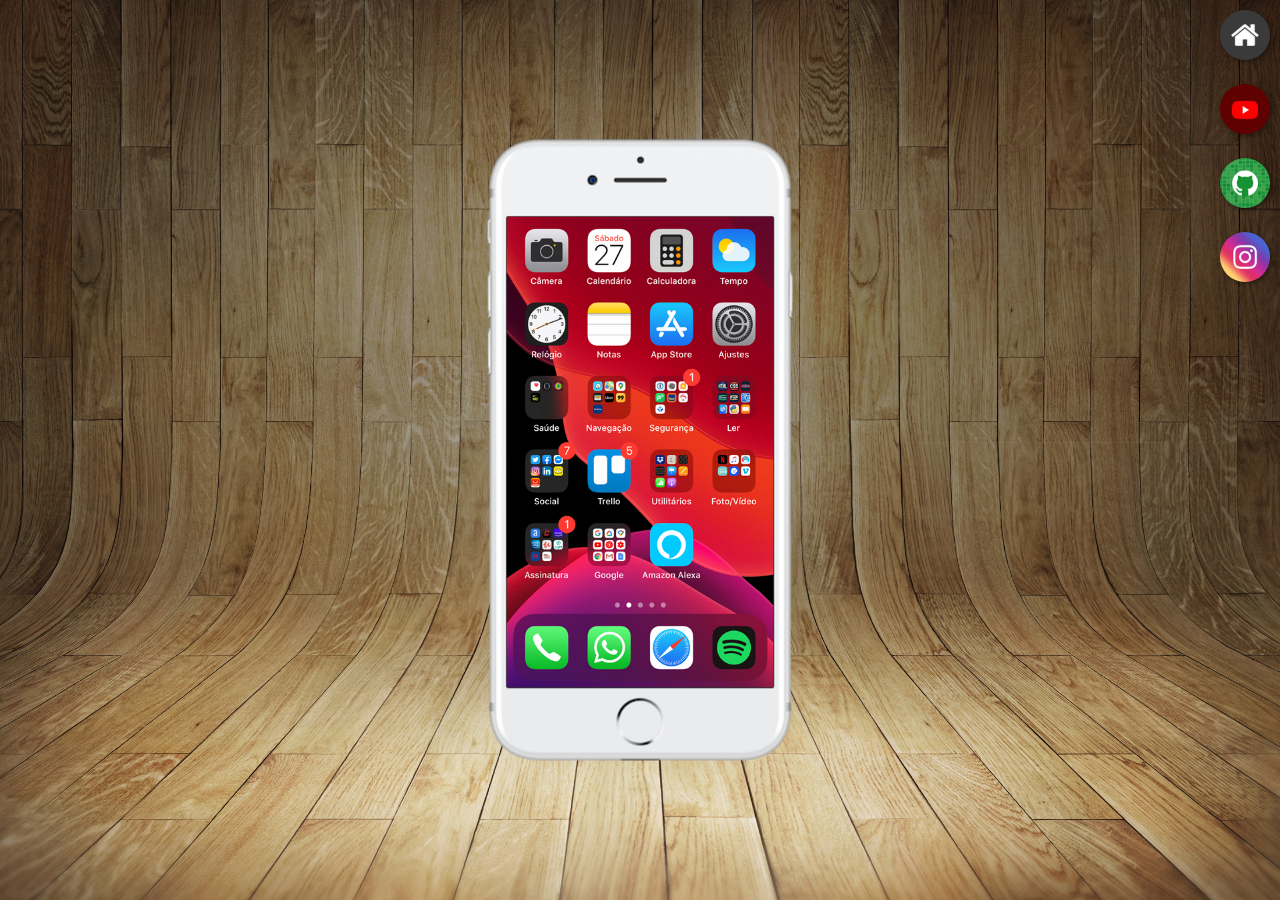
<file: index.html>
<!DOCTYPE html>
<html lang="en">
<head>
    <meta charset="UTF-8">
    <meta http-equiv="X-UA-Compatible" content="IE=edge">
    <meta name="viewport" content="width=device-width, initial-scale=1.0">
    <link rel="shortcut icon" href="favicon.ico" type="image/x-icon">
    <link rel="stylesheet" href="estilos/style.css">
    <title>Projeto redes sociais</title>
</head>
<body>
    <main>
        <section id="telefone">
            <iframe src="home.html" name="tela" id="tela" frameborder="0"></iframe>
        </section>

        <section id="sociais">
            <a href="home.html" target="tela"><img src="imagens/logo-home.jpg" alt="home"></a><br>
            <a href="youtube.html" target="tela"><img src="imagens/logo-youtube.jpg" alt="youtube"></a><br>
            <a href="github.html" target="tela"><img src="imagens/logo-github.jpg" alt="github"></a><br>
            <a href="instagram.html" target="tela"><img src="imagens/logo-instagram.jpg" alt=""></a>
            
        </section>
    </main>
</body>
</html>
</file>
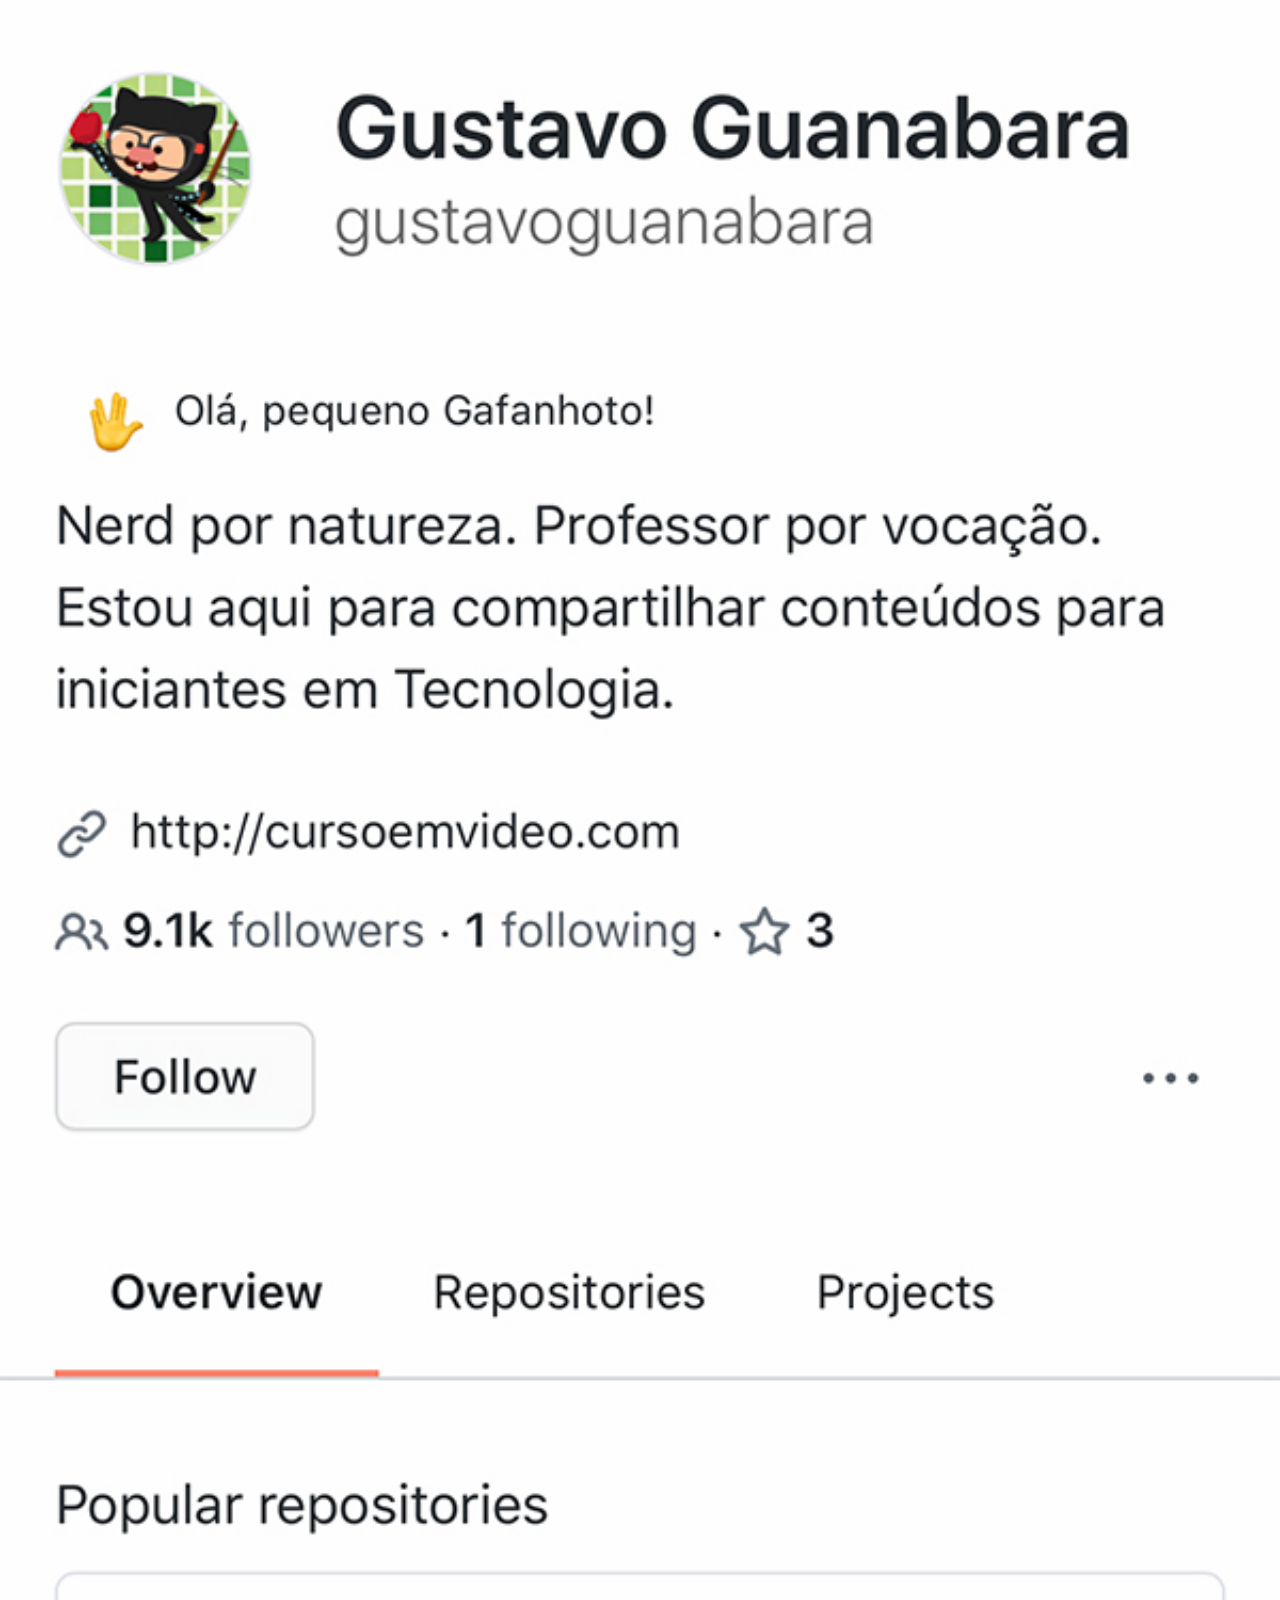
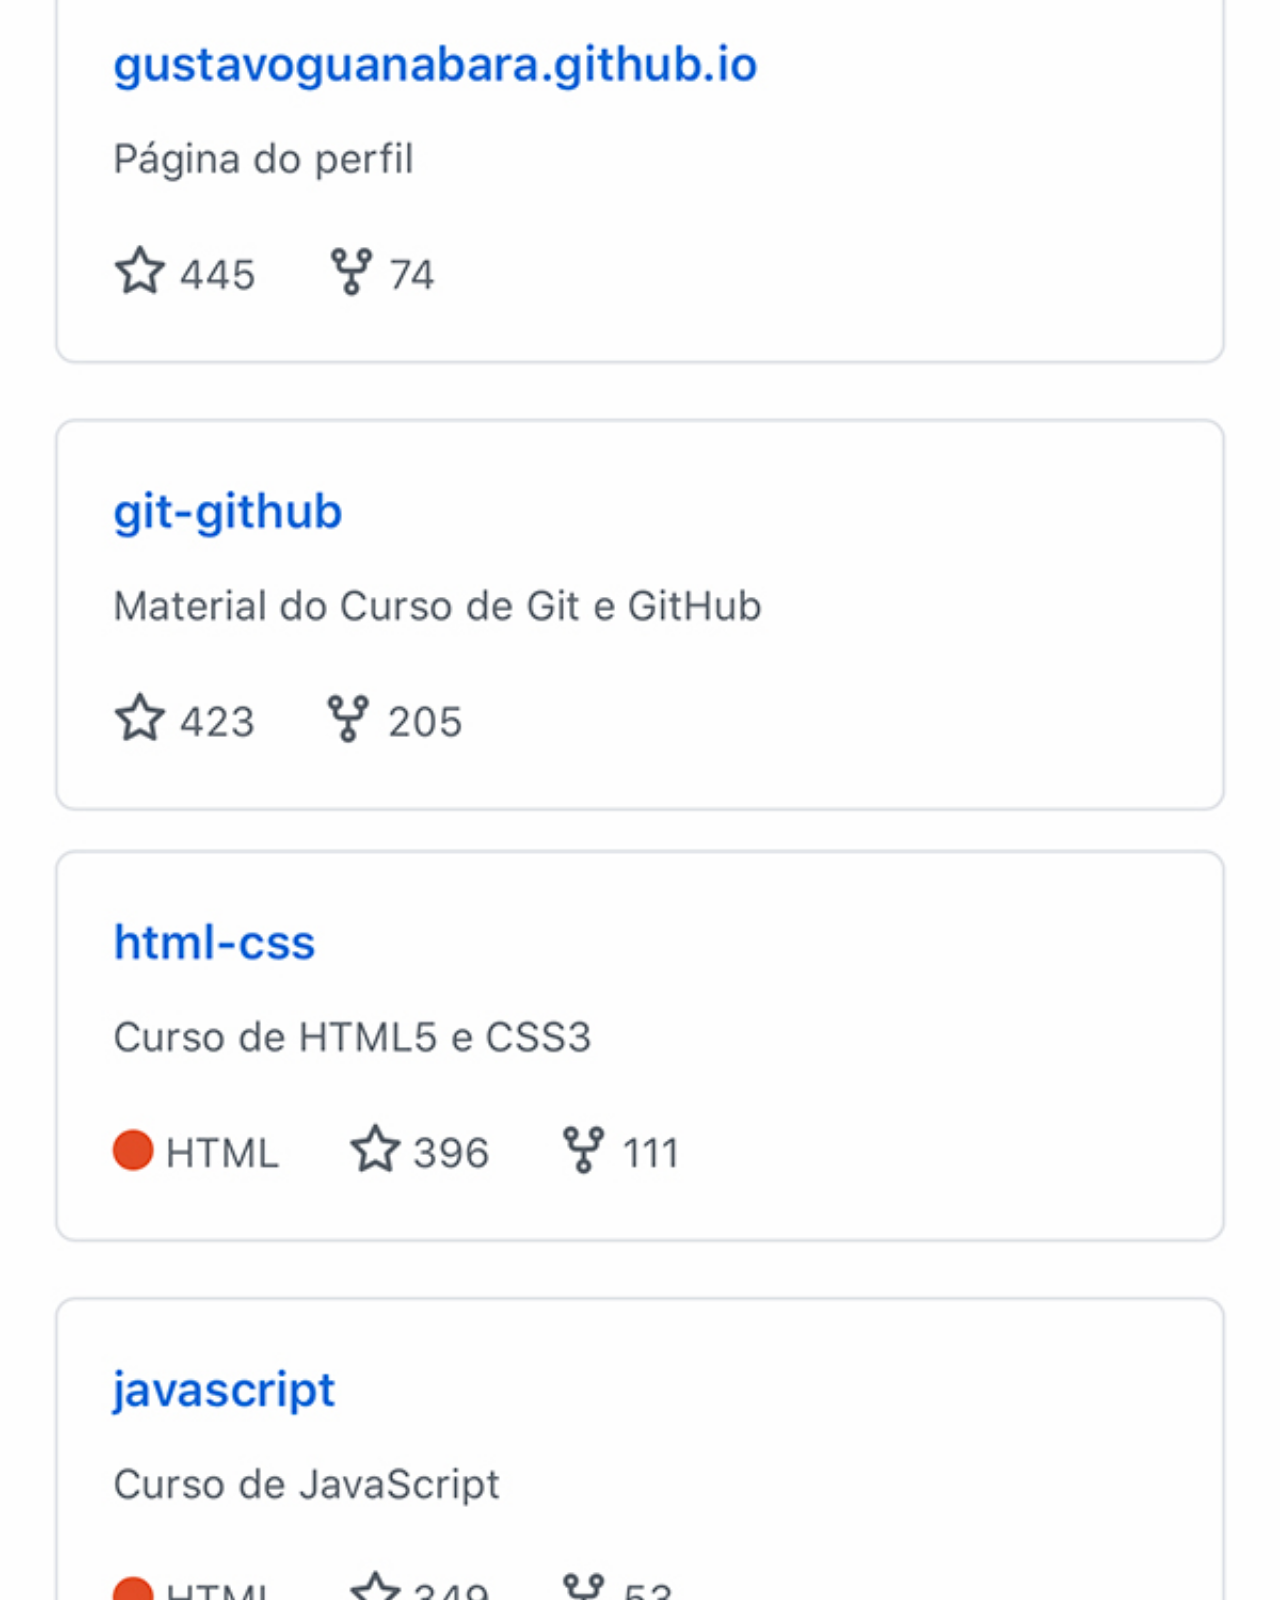
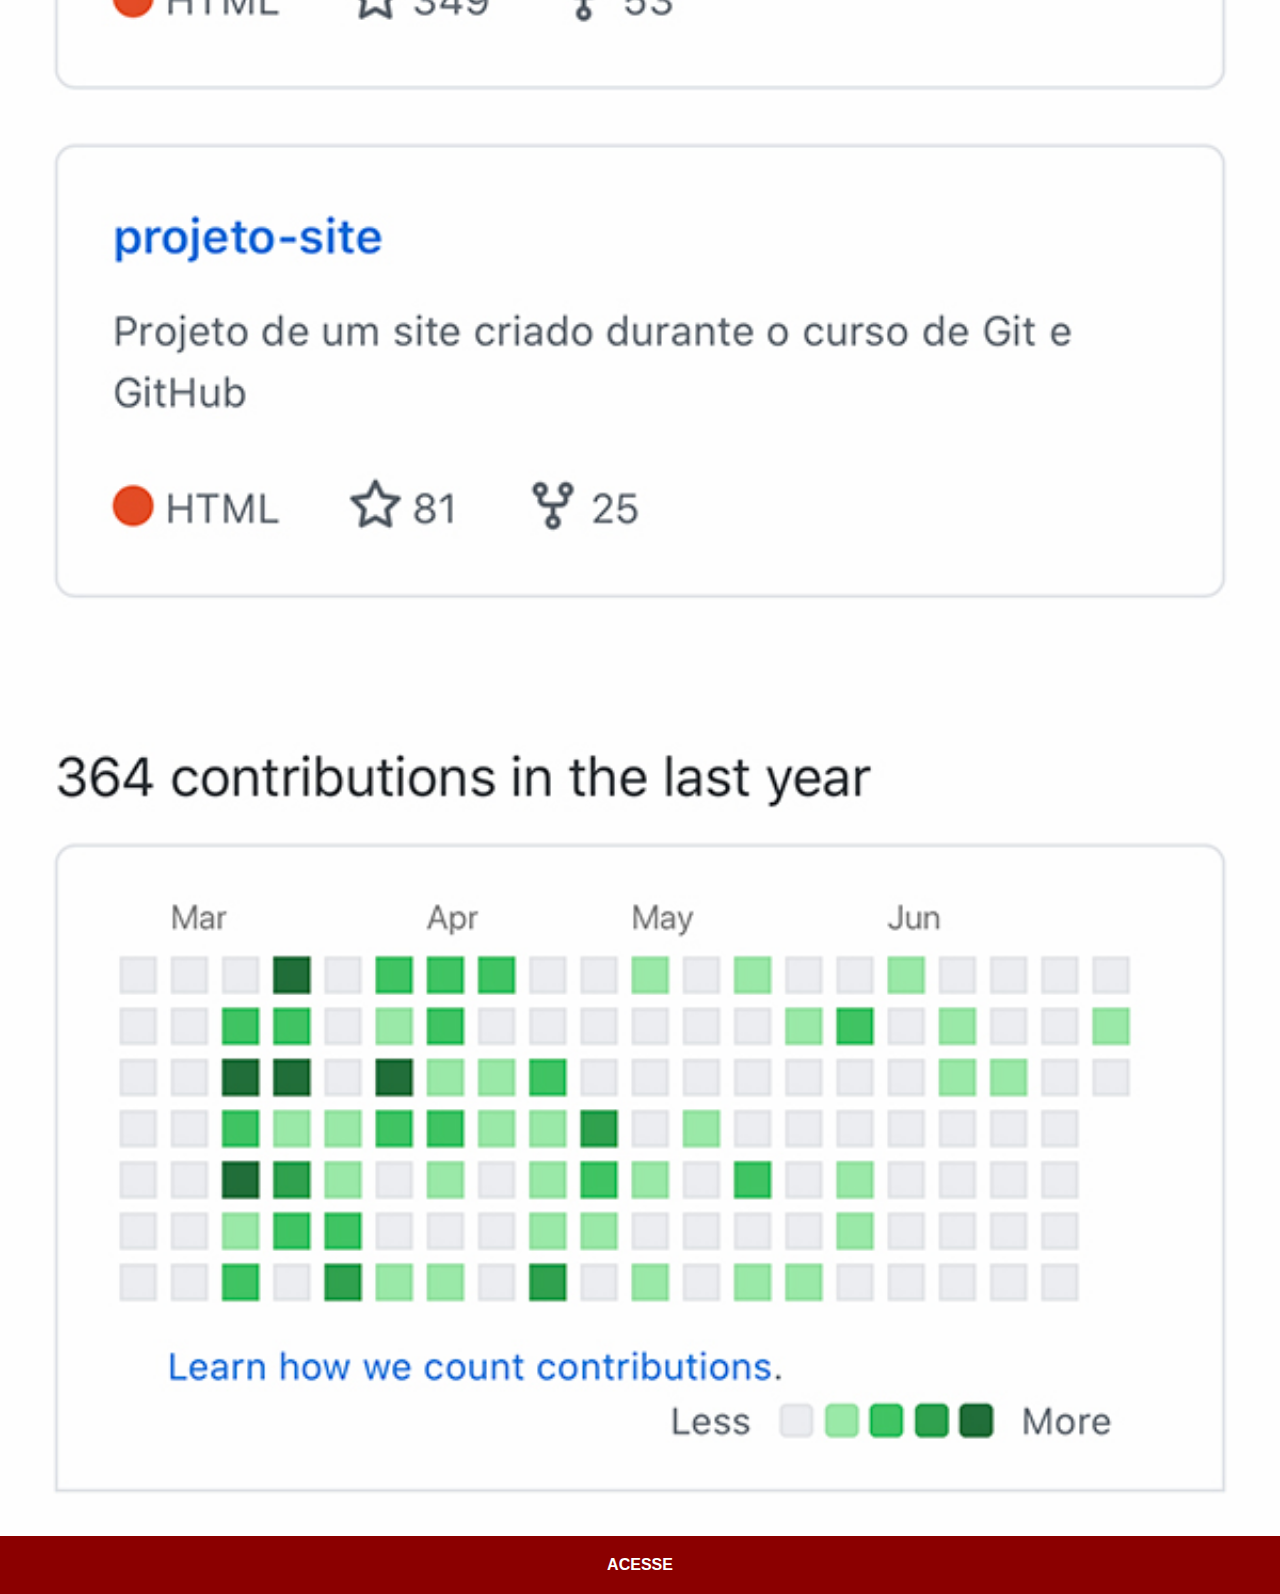
<file: github.html>
<!DOCTYPE html>
<html lang="pt-br">
<head>
    <meta charset="UTF-8">
    <meta http-equiv="X-UA-Compatible" content="IE=edge">
    <meta name="viewport" content="width=device-width, initial-scale=1.0">
    <title>GitHub</title>
    <link rel="stylesheet" href="estilos/sociais.css">
</head>
<body>
    <img src="imagens/tela-github.jpg" alt="github">
    <a href="https://github.com/gustavoguanabara" target="_blank">ACESSE</a>
    
</body>
</html>
</file>
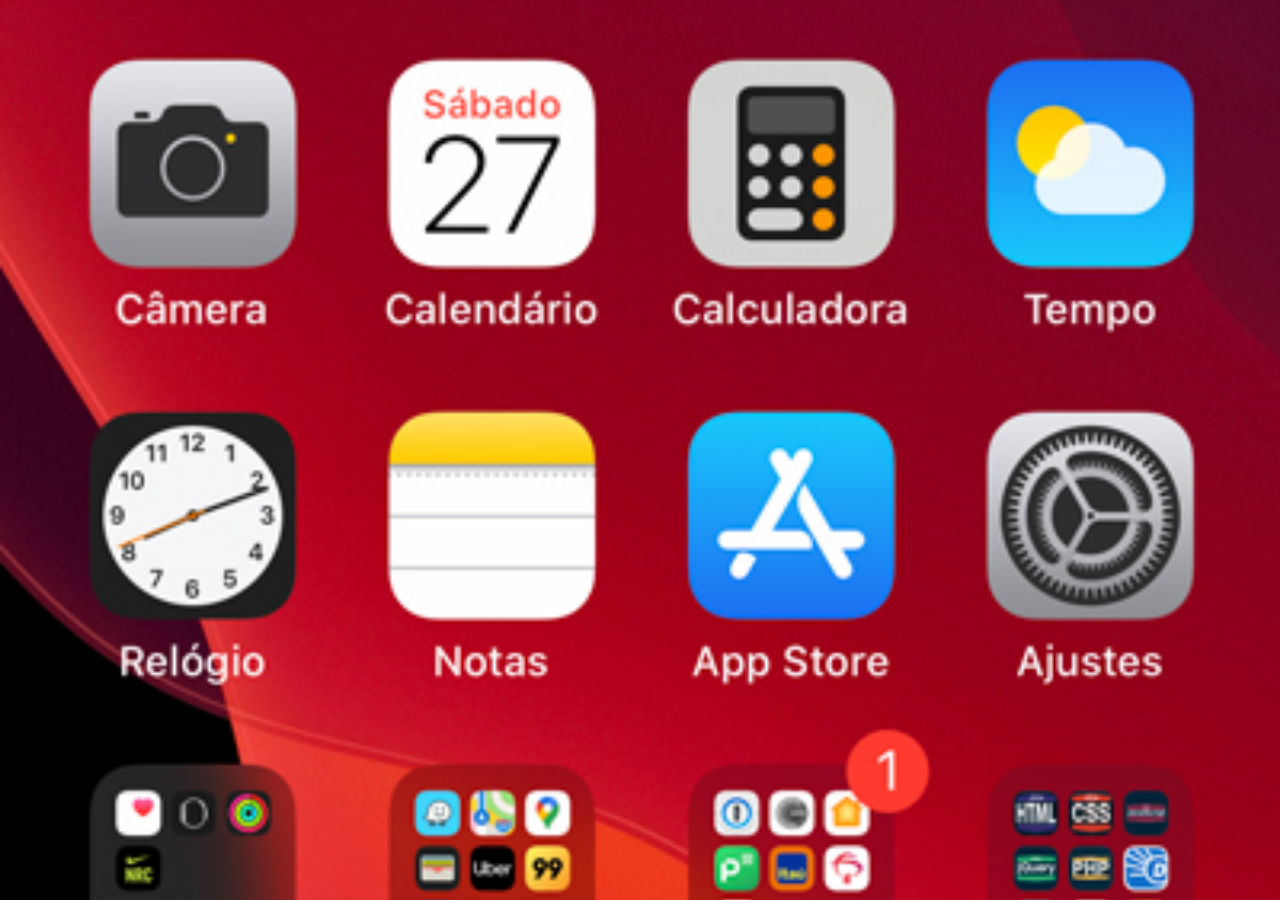
<file: home.html>
<!DOCTYPE html>
<html lang="en">
<head>
    <meta charset="UTF-8">
    <meta http-equiv="X-UA-Compatible" content="IE=edge">
    <meta name="viewport" content="width=device-width, initial-scale=1.0">
    <title>Home</title>
</head>
<style>
    * {
        margin: 0px;
        padding: 0px;
    }

    body {
        width: 100vw;
        height: 100vh;
        background: black url(imagens/tela-home.jpg) no-repeat top center;
        background-size: cover;
    }
</style>
<body>
    
</body>
</html>
</file>
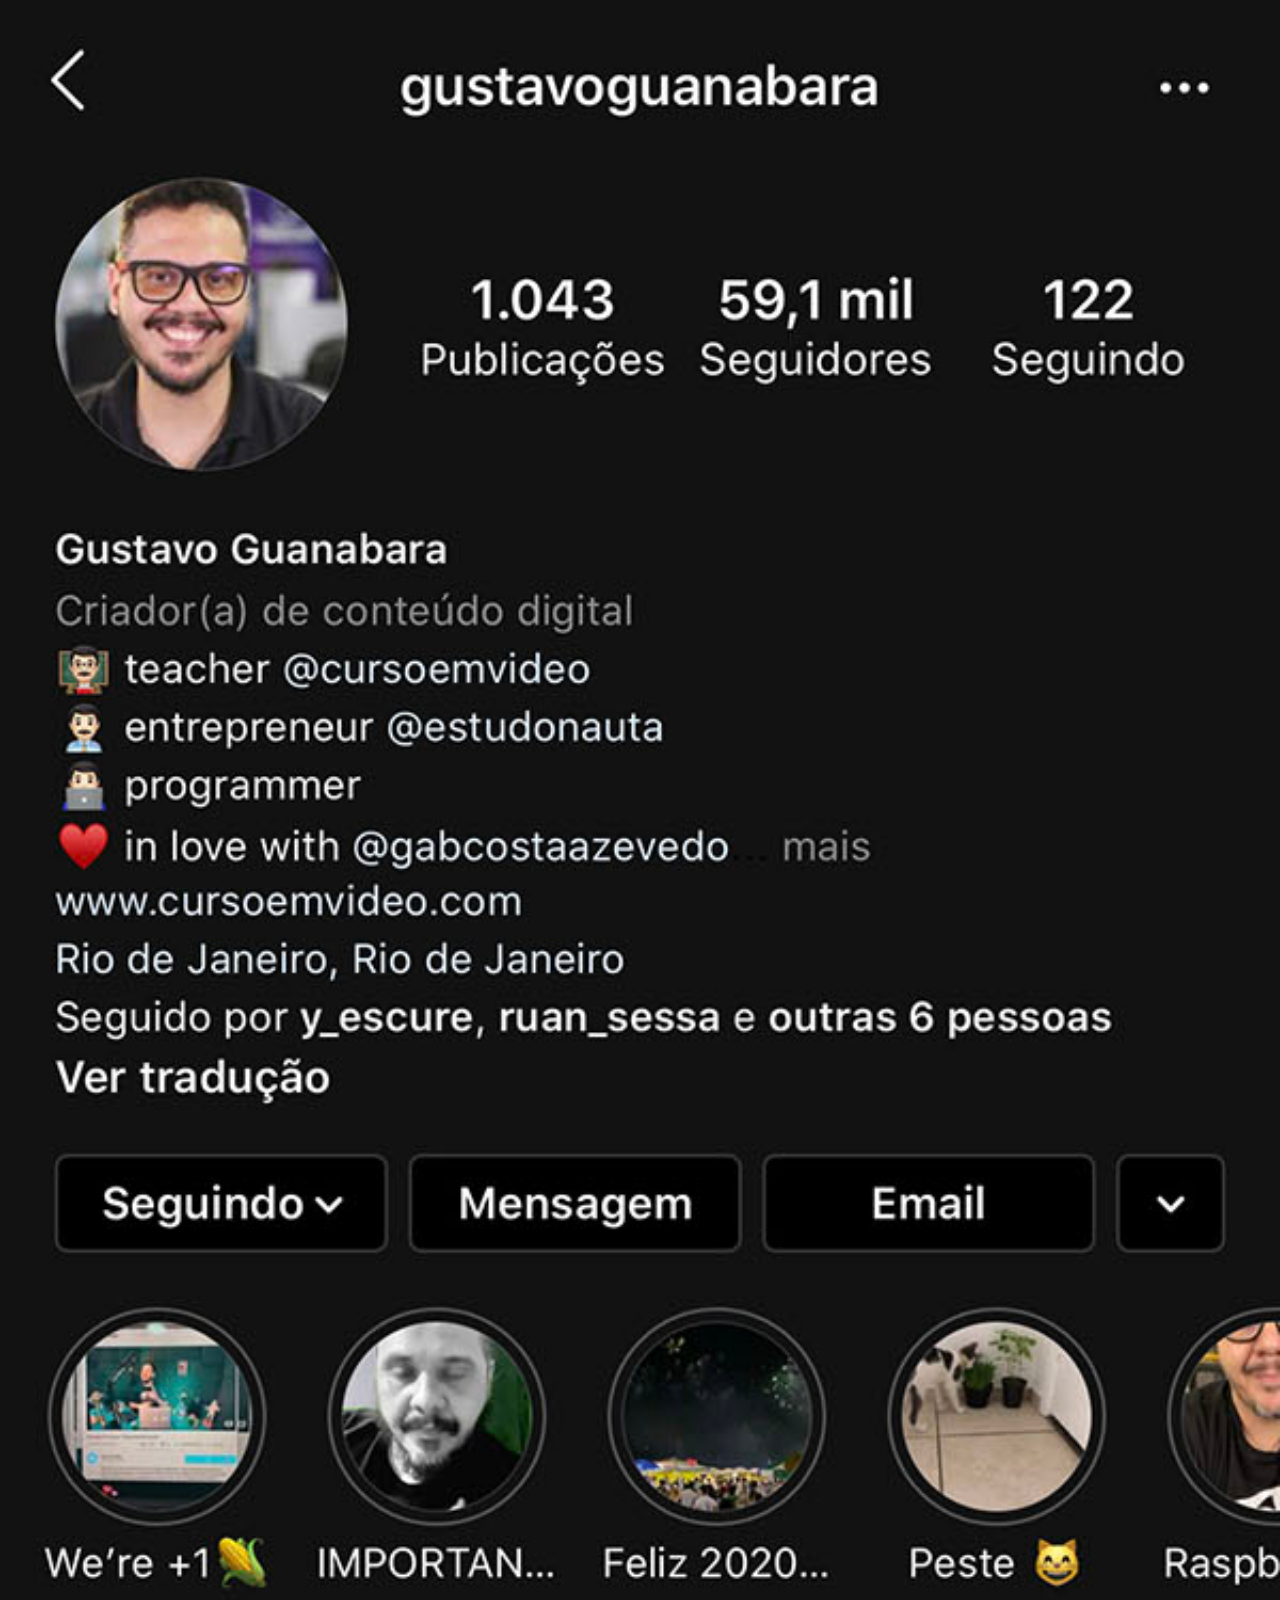
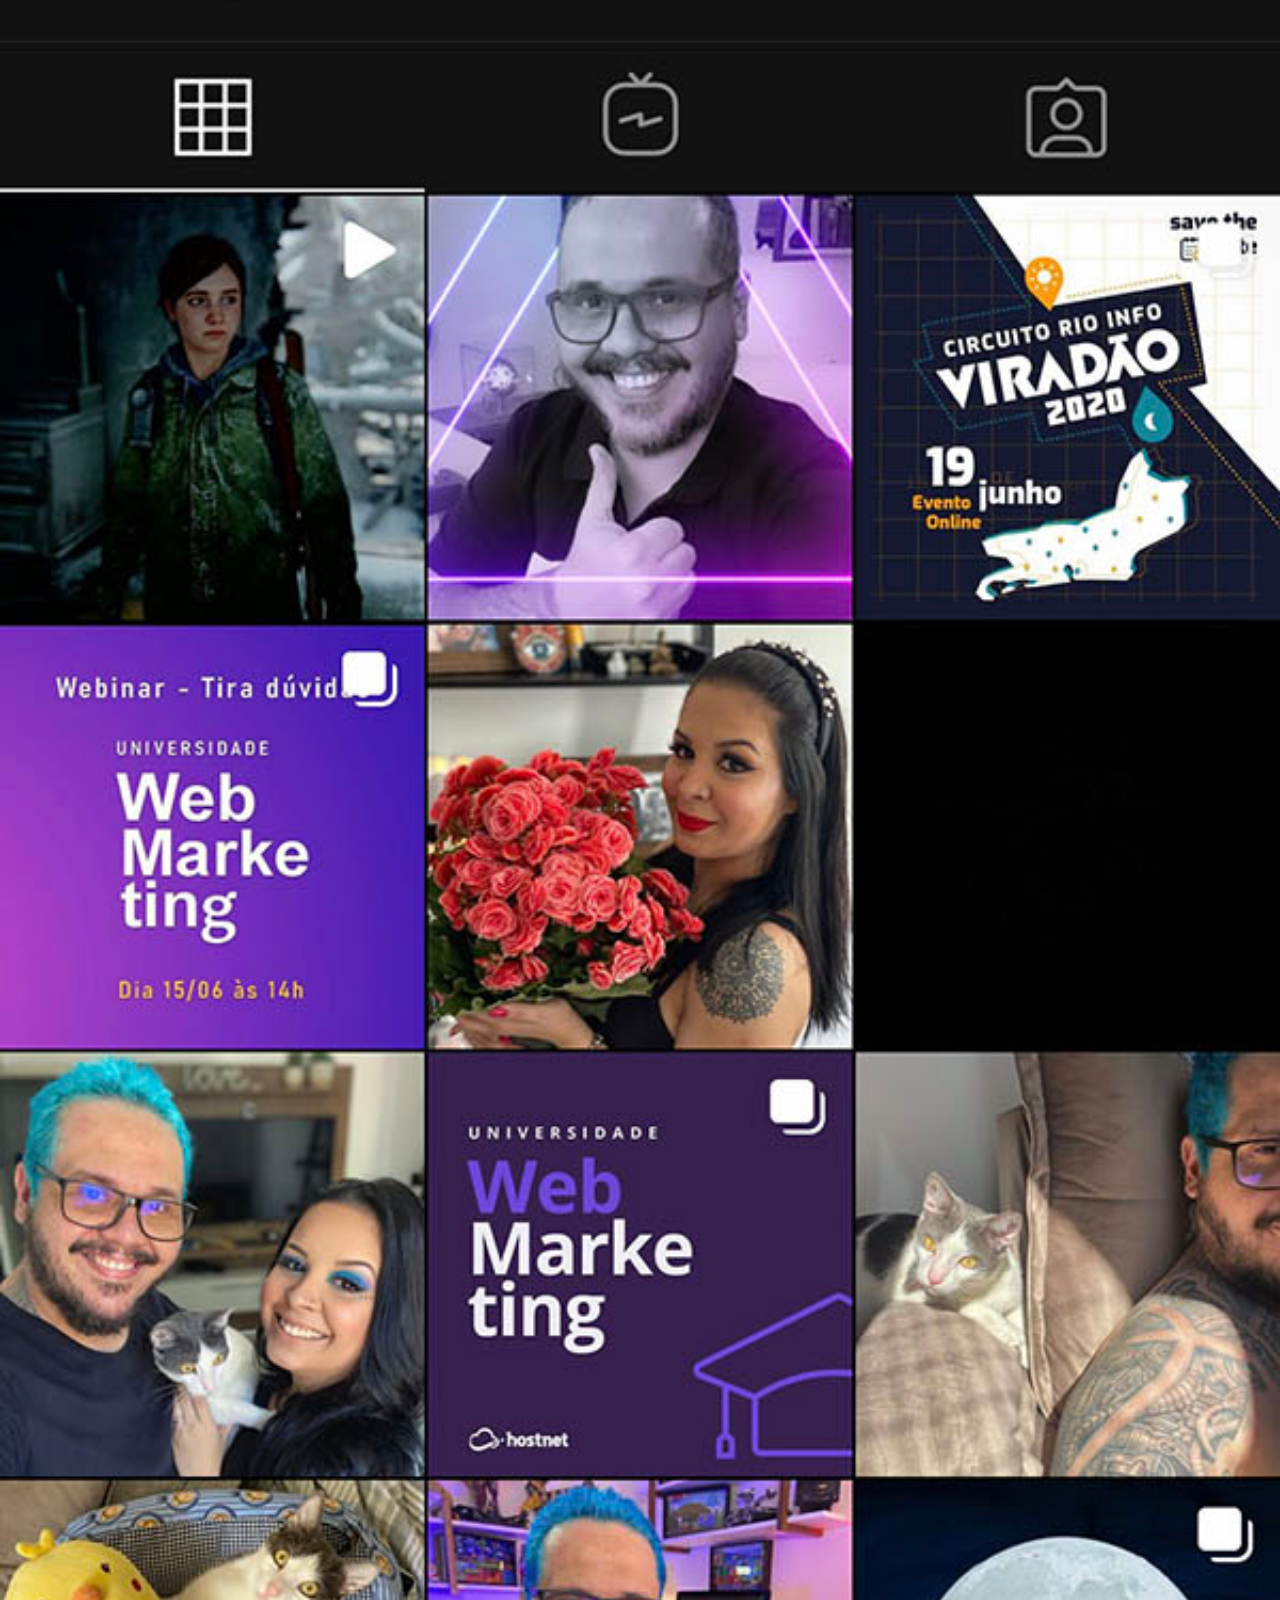
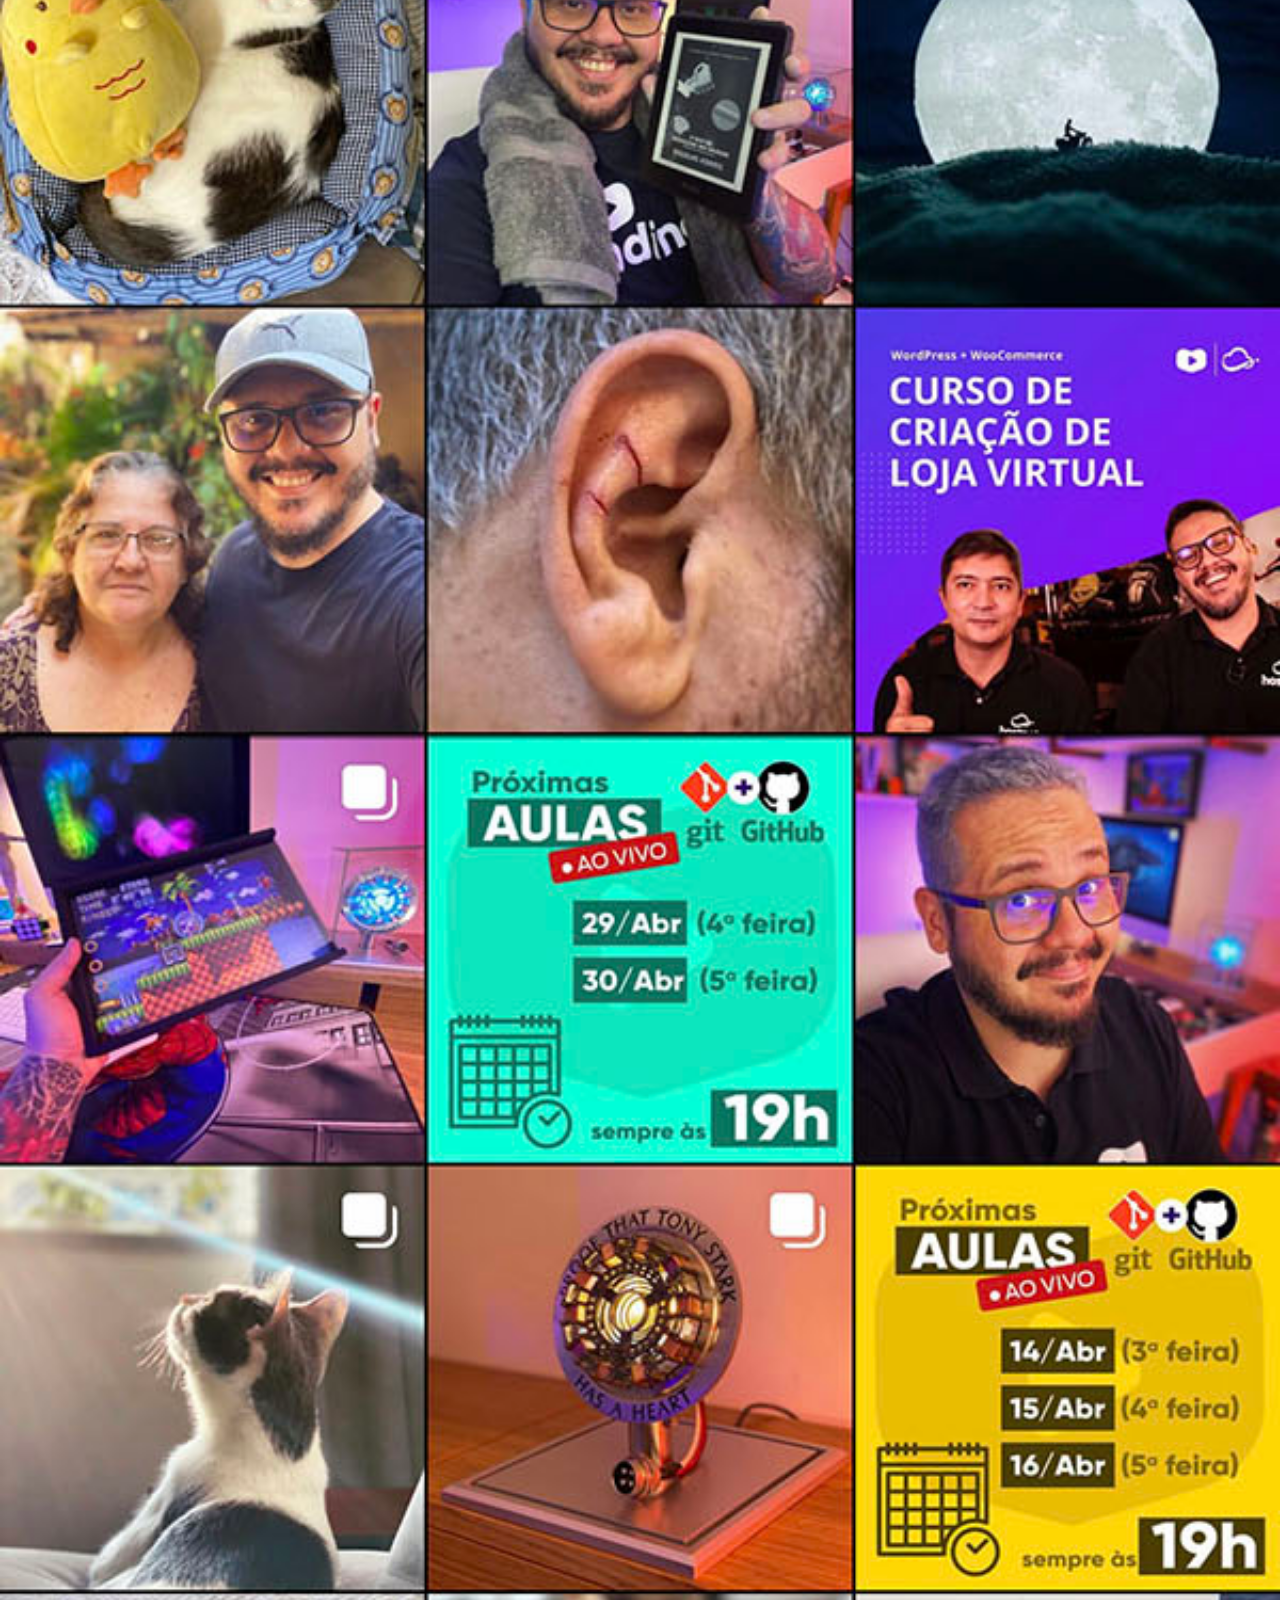
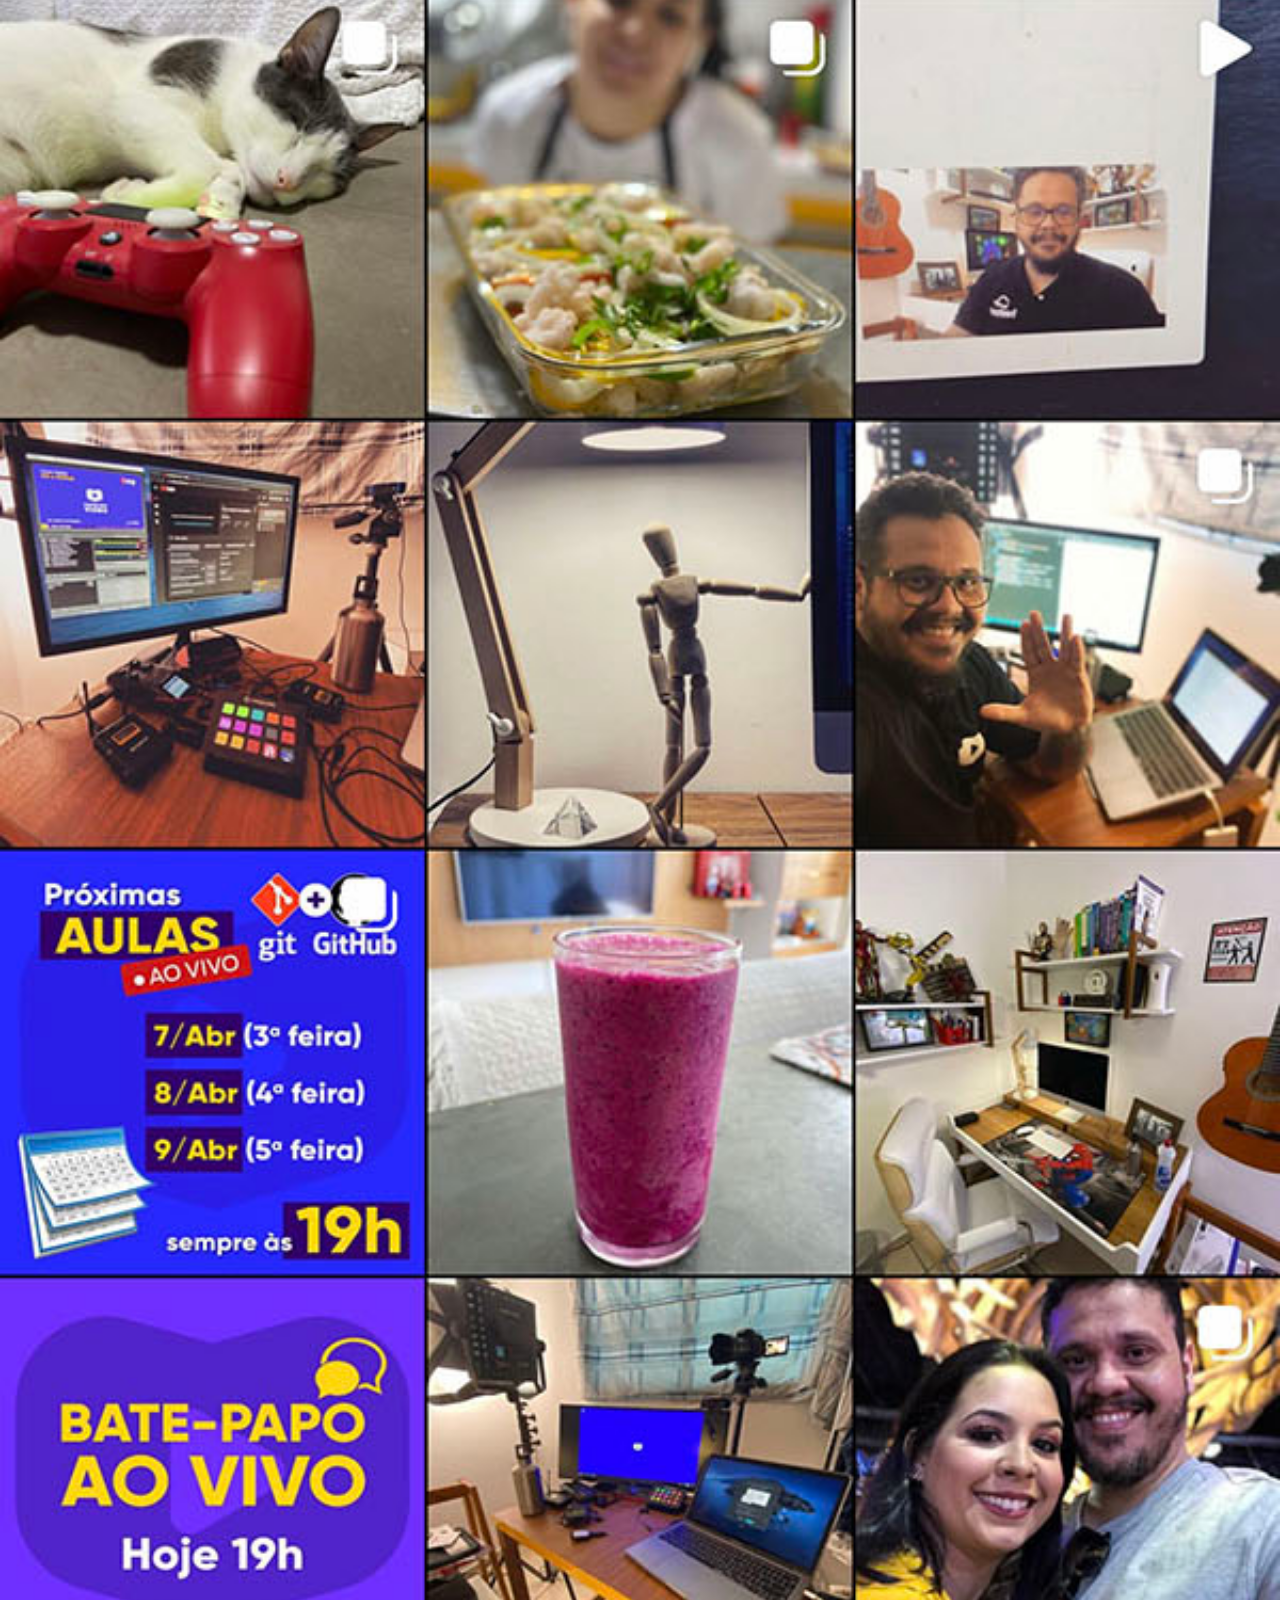
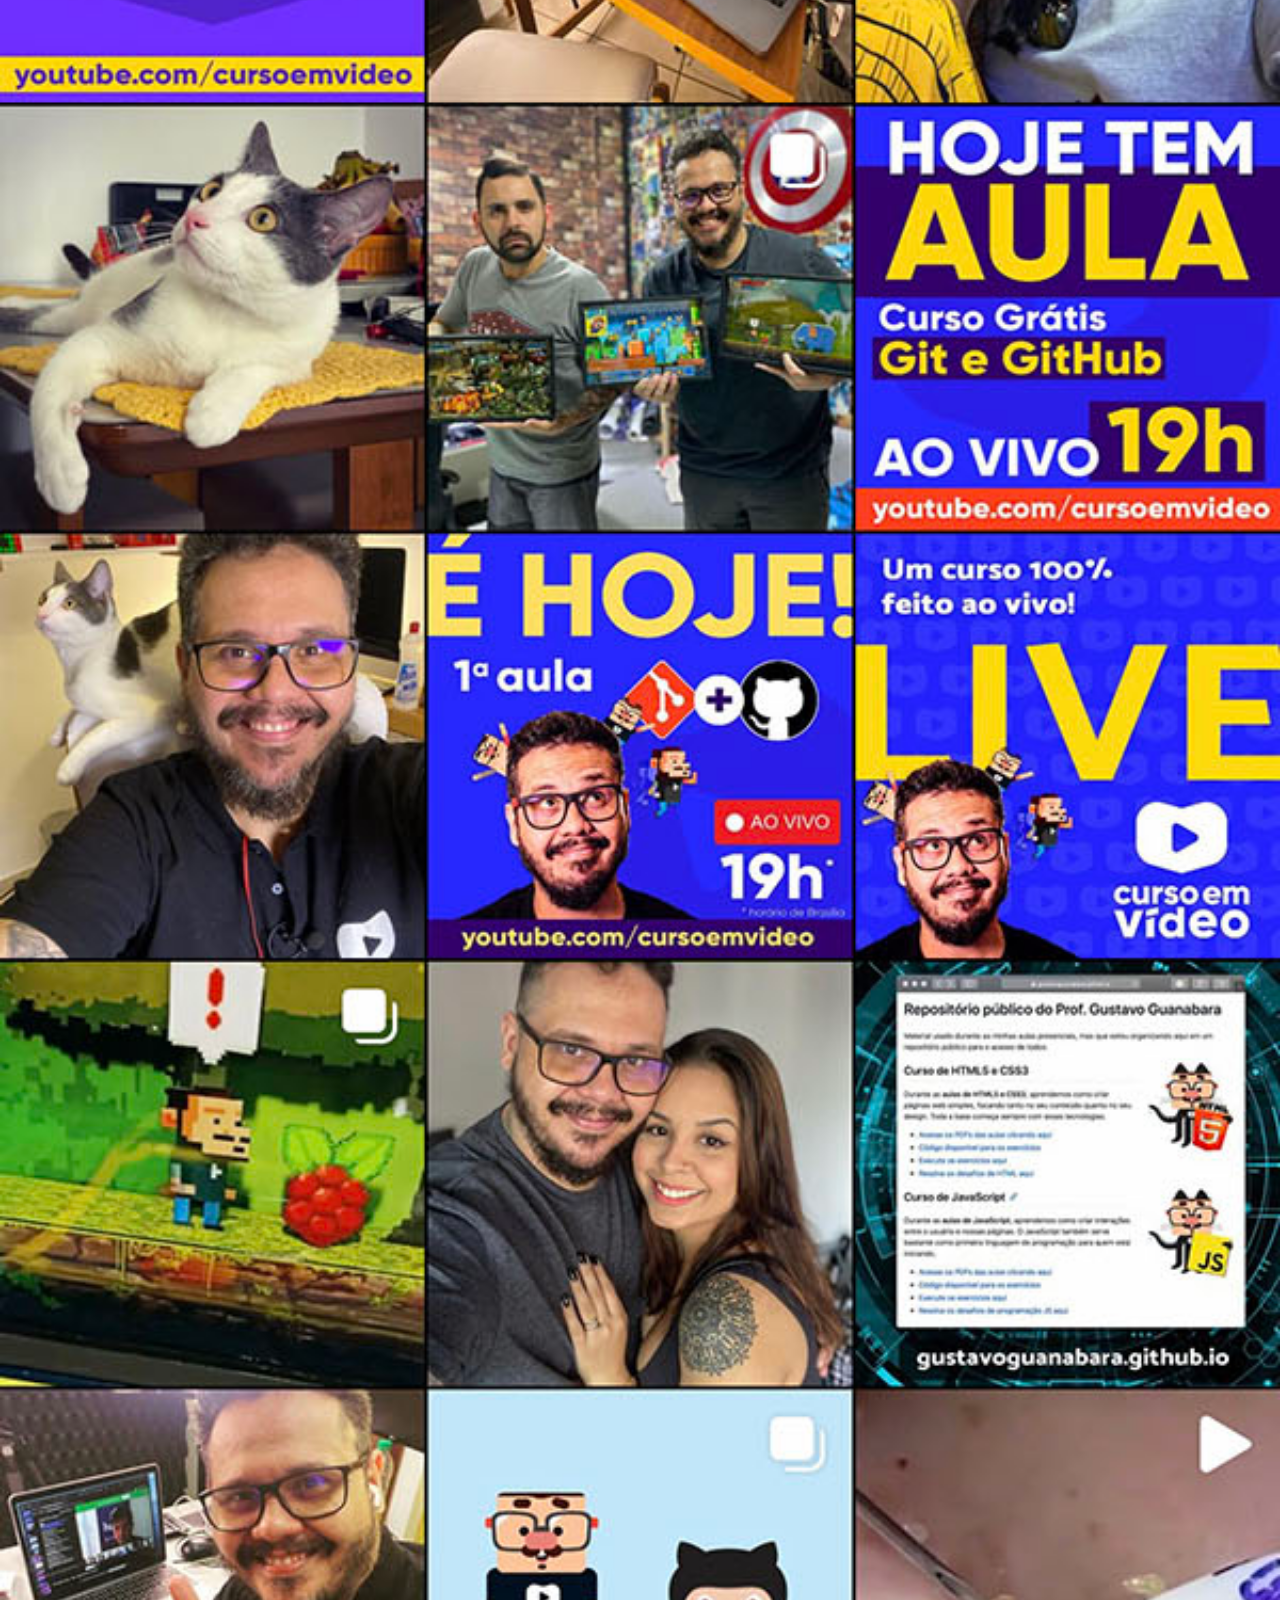
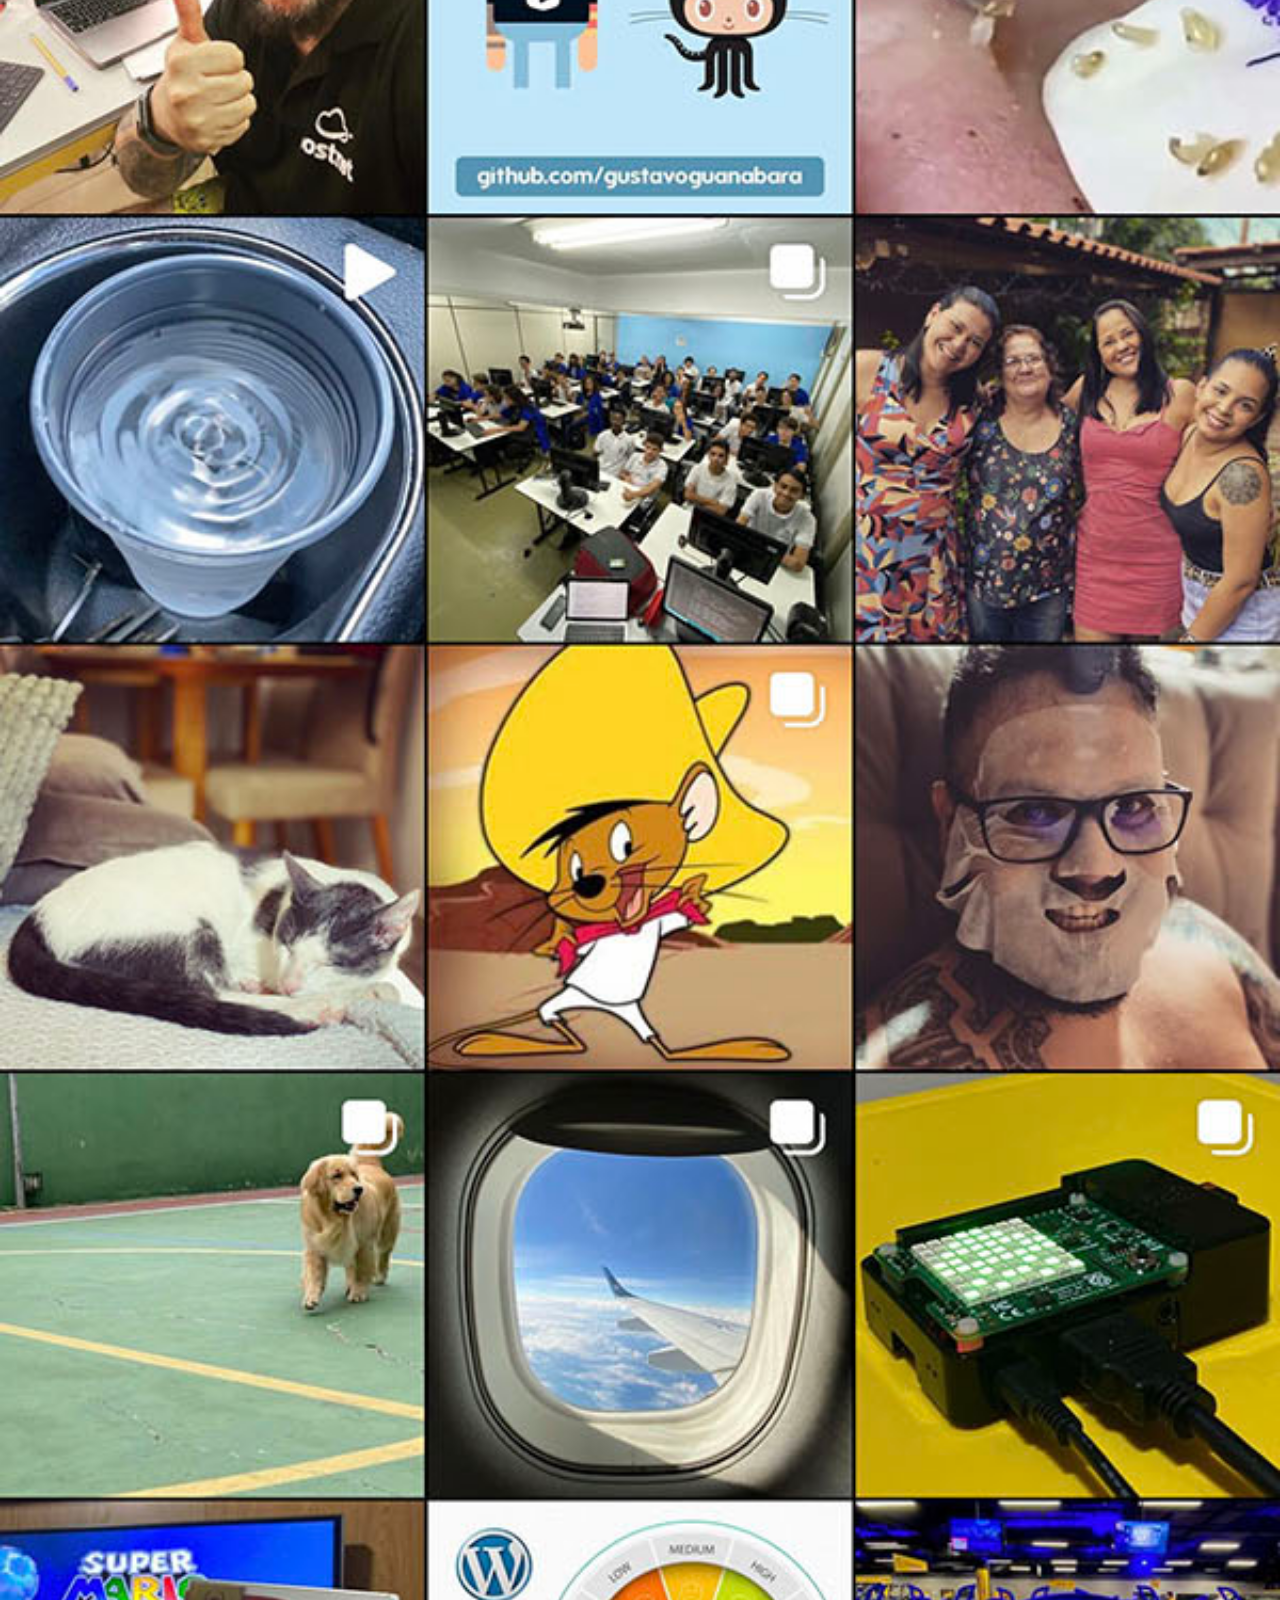
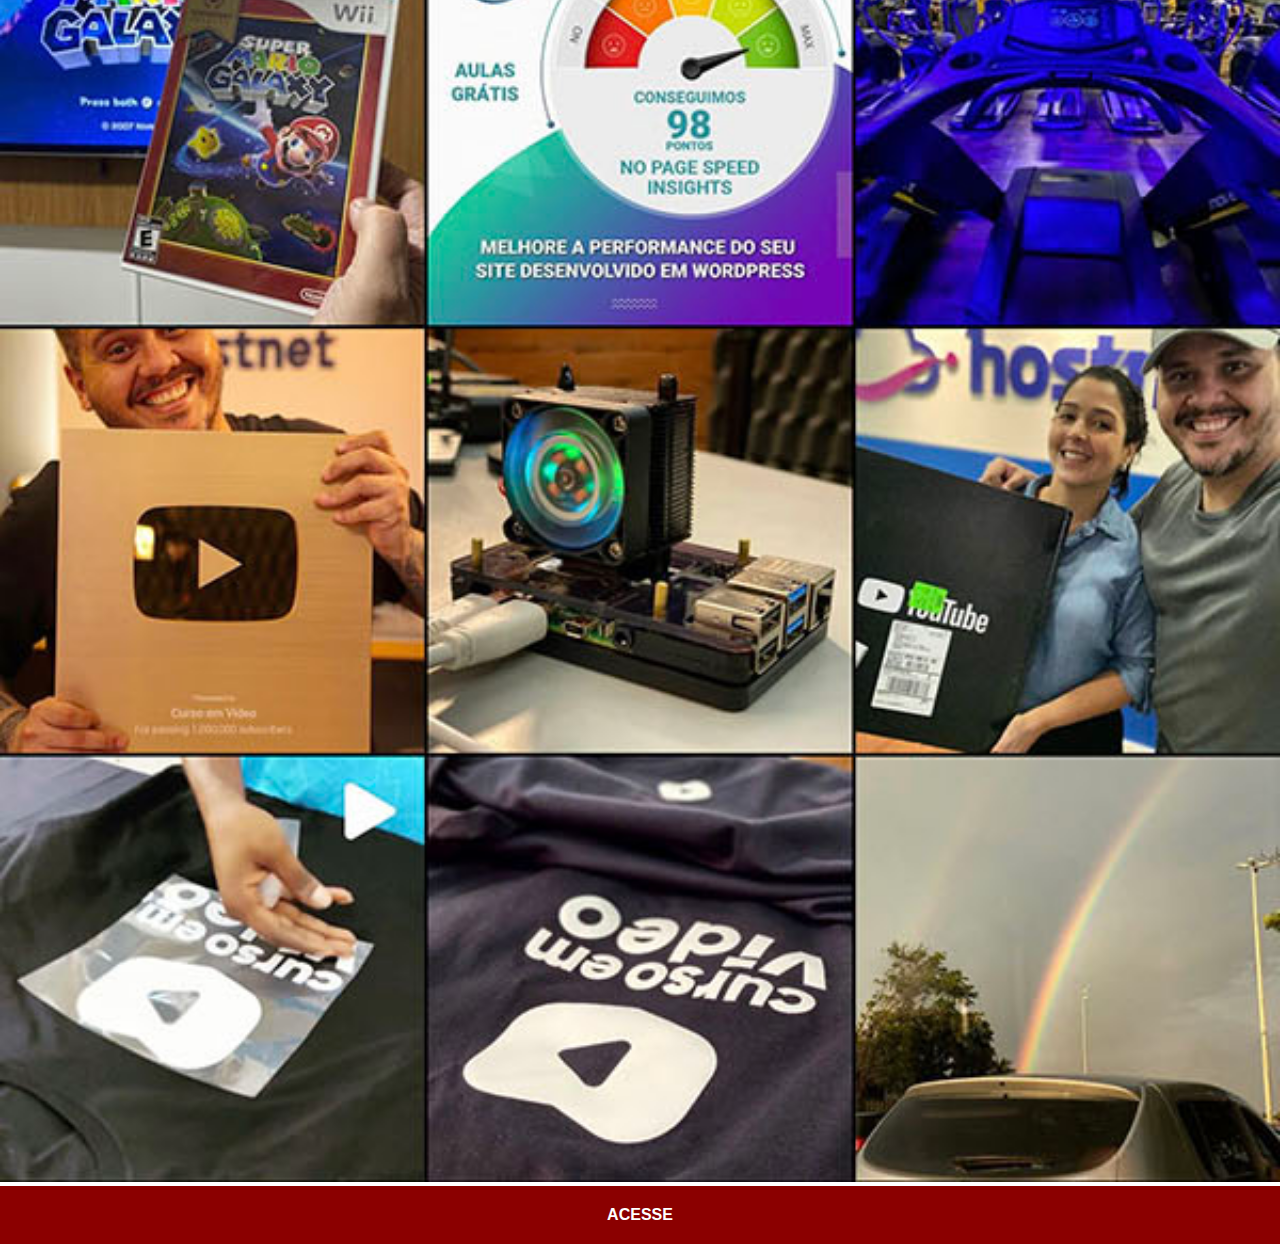
<file: instagram.html>
<!DOCTYPE html>
<html lang="pt-br">
<head>
    <meta charset="UTF-8">
    <meta http-equiv="X-UA-Compatible" content="IE=edge">
    <meta name="viewport" content="width=device-width, initial-scale=1.0">
    <title>Instagram</title>
    <link rel="stylesheet" href="estilos/sociais.css">
</head>
<body>
    <img src="imagens/tela-instagram.jpg" alt="instagram">
    <a href="https://www.instagram.com/profwellinsonnunes/" target="_blank">ACESSE</a>
</body>
</html>
</file>
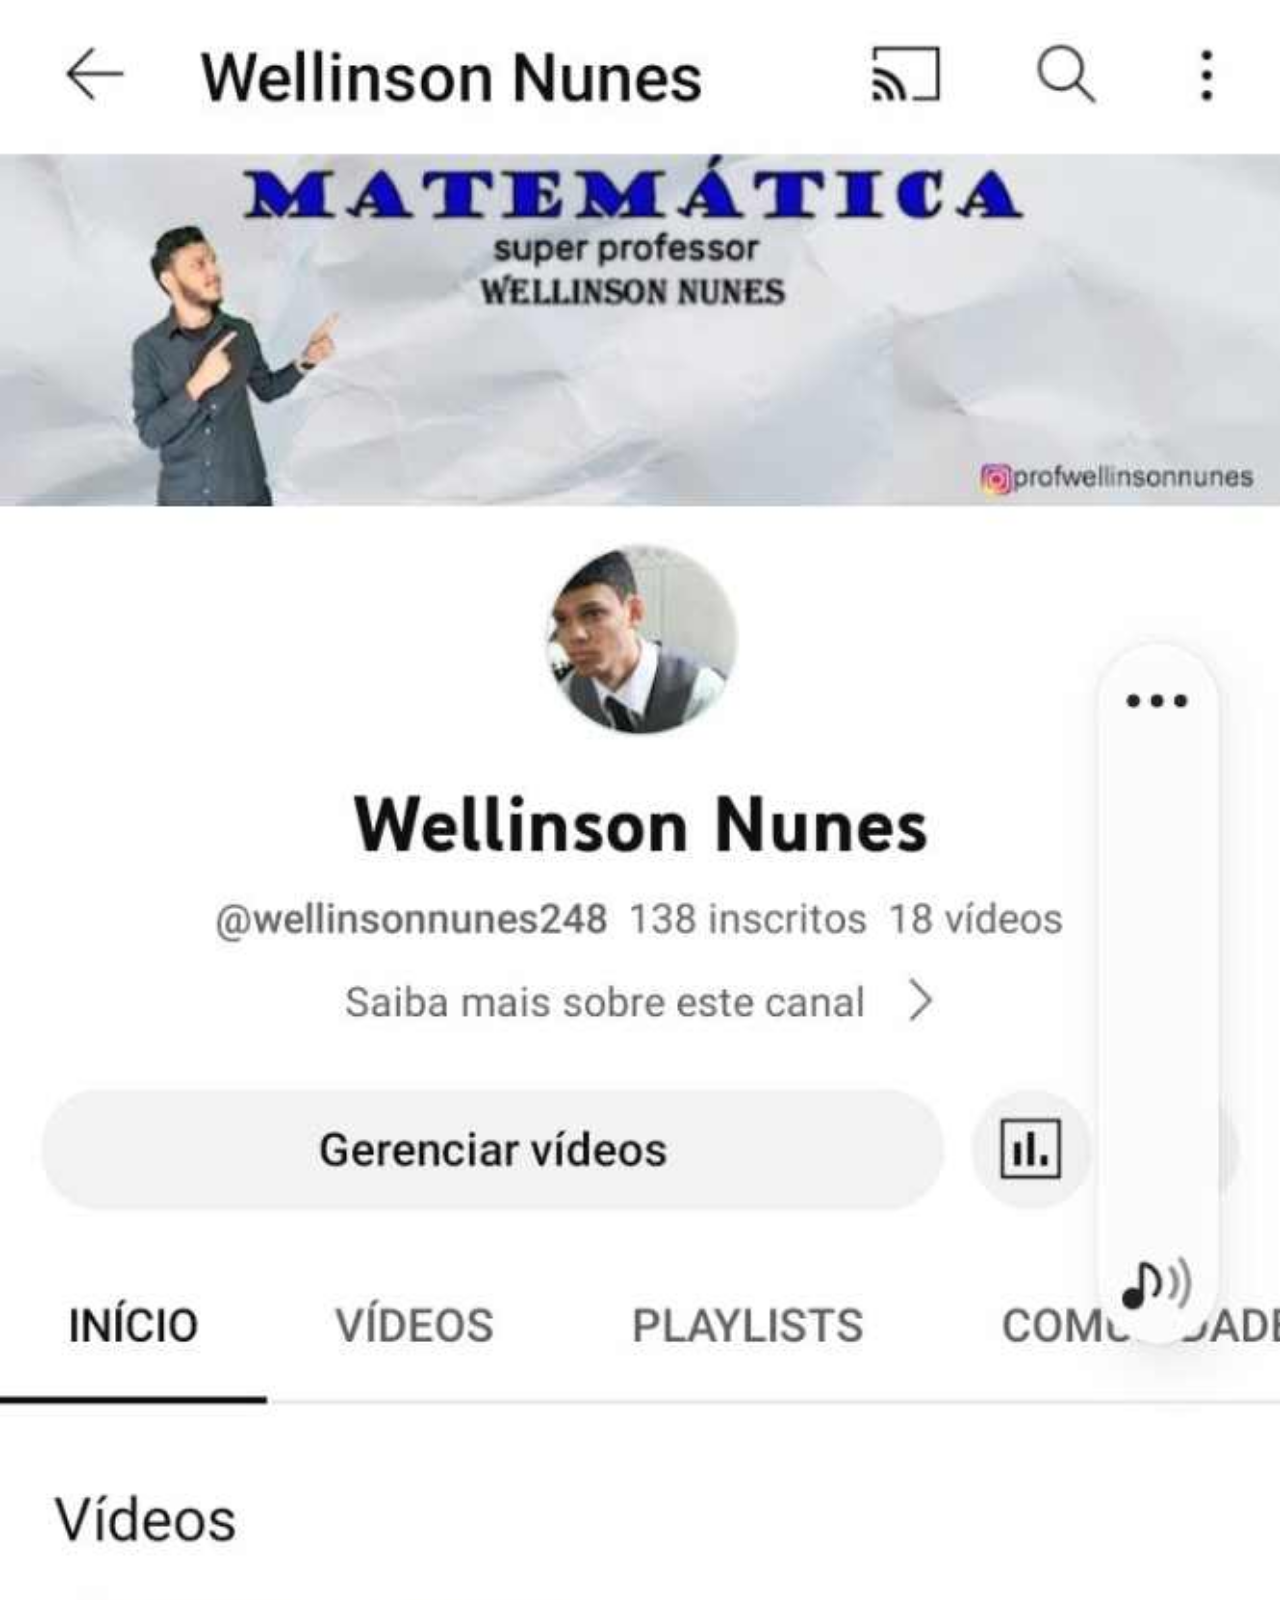
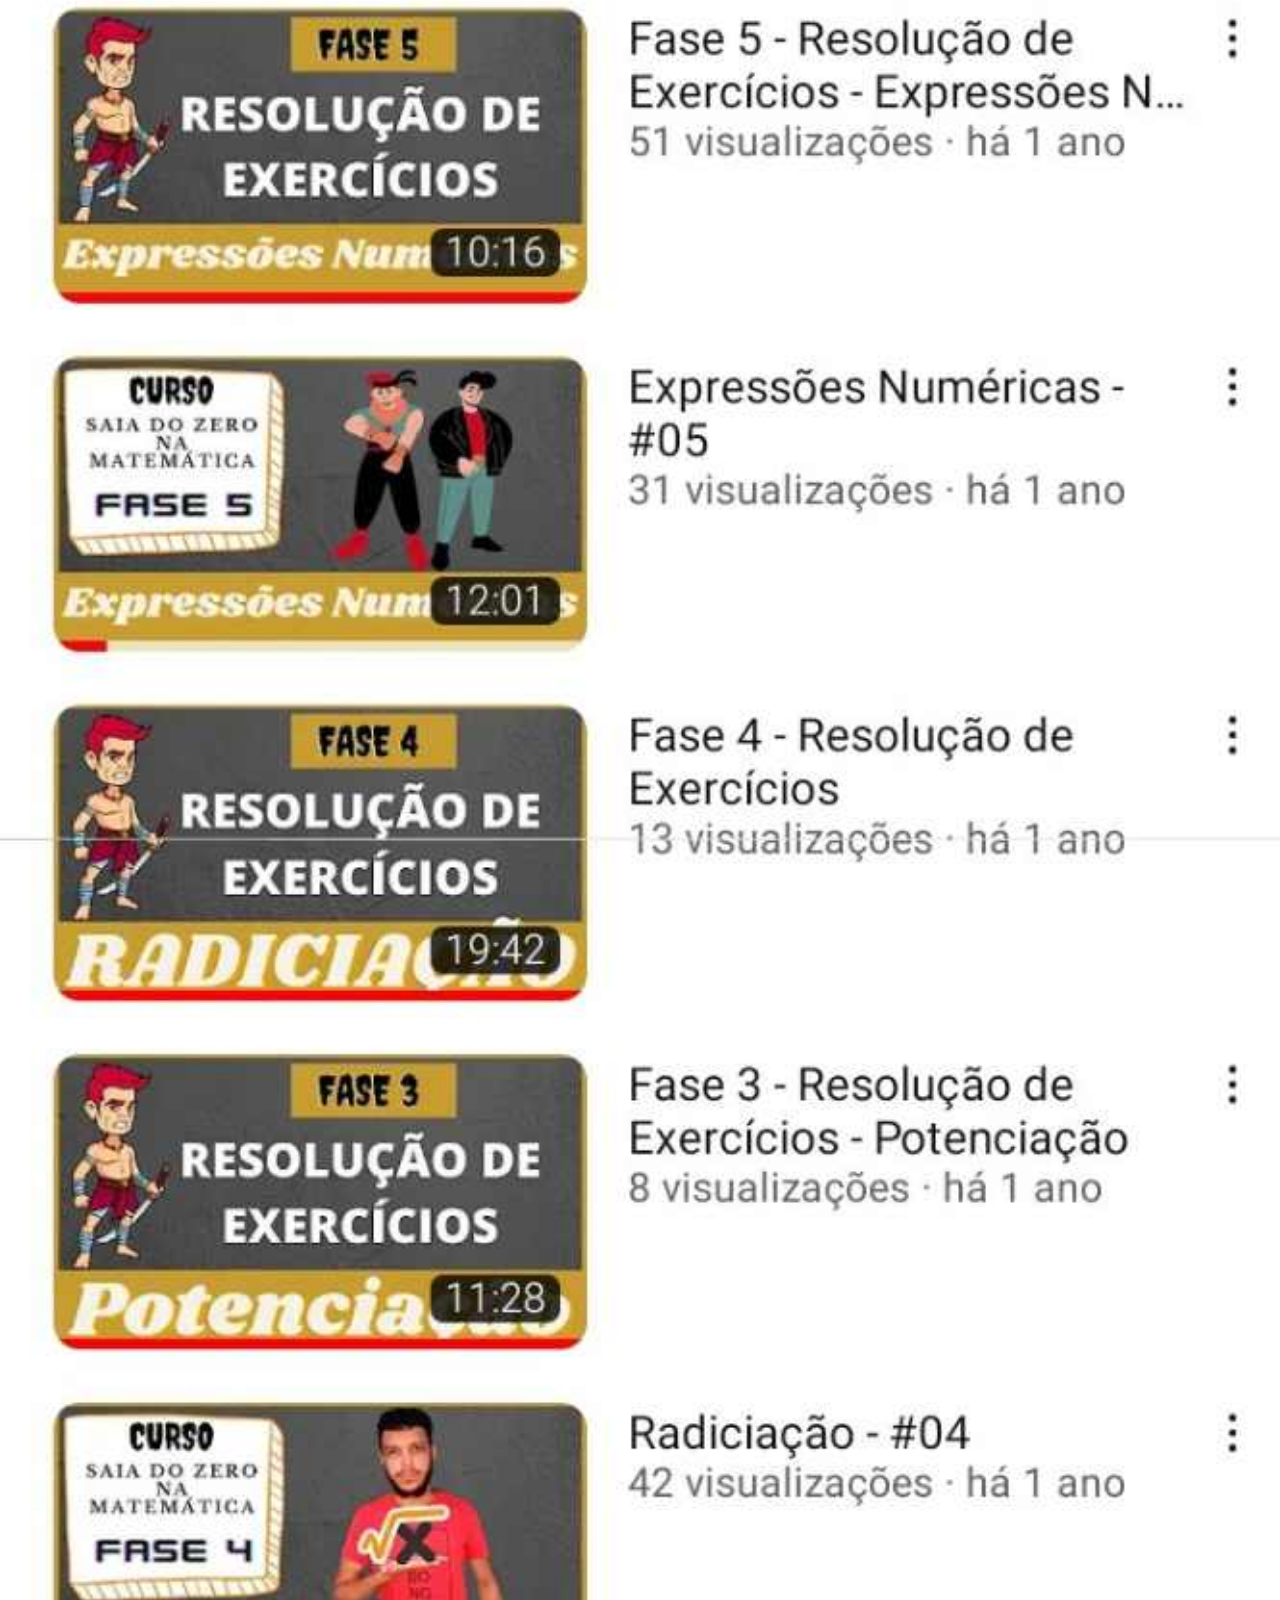
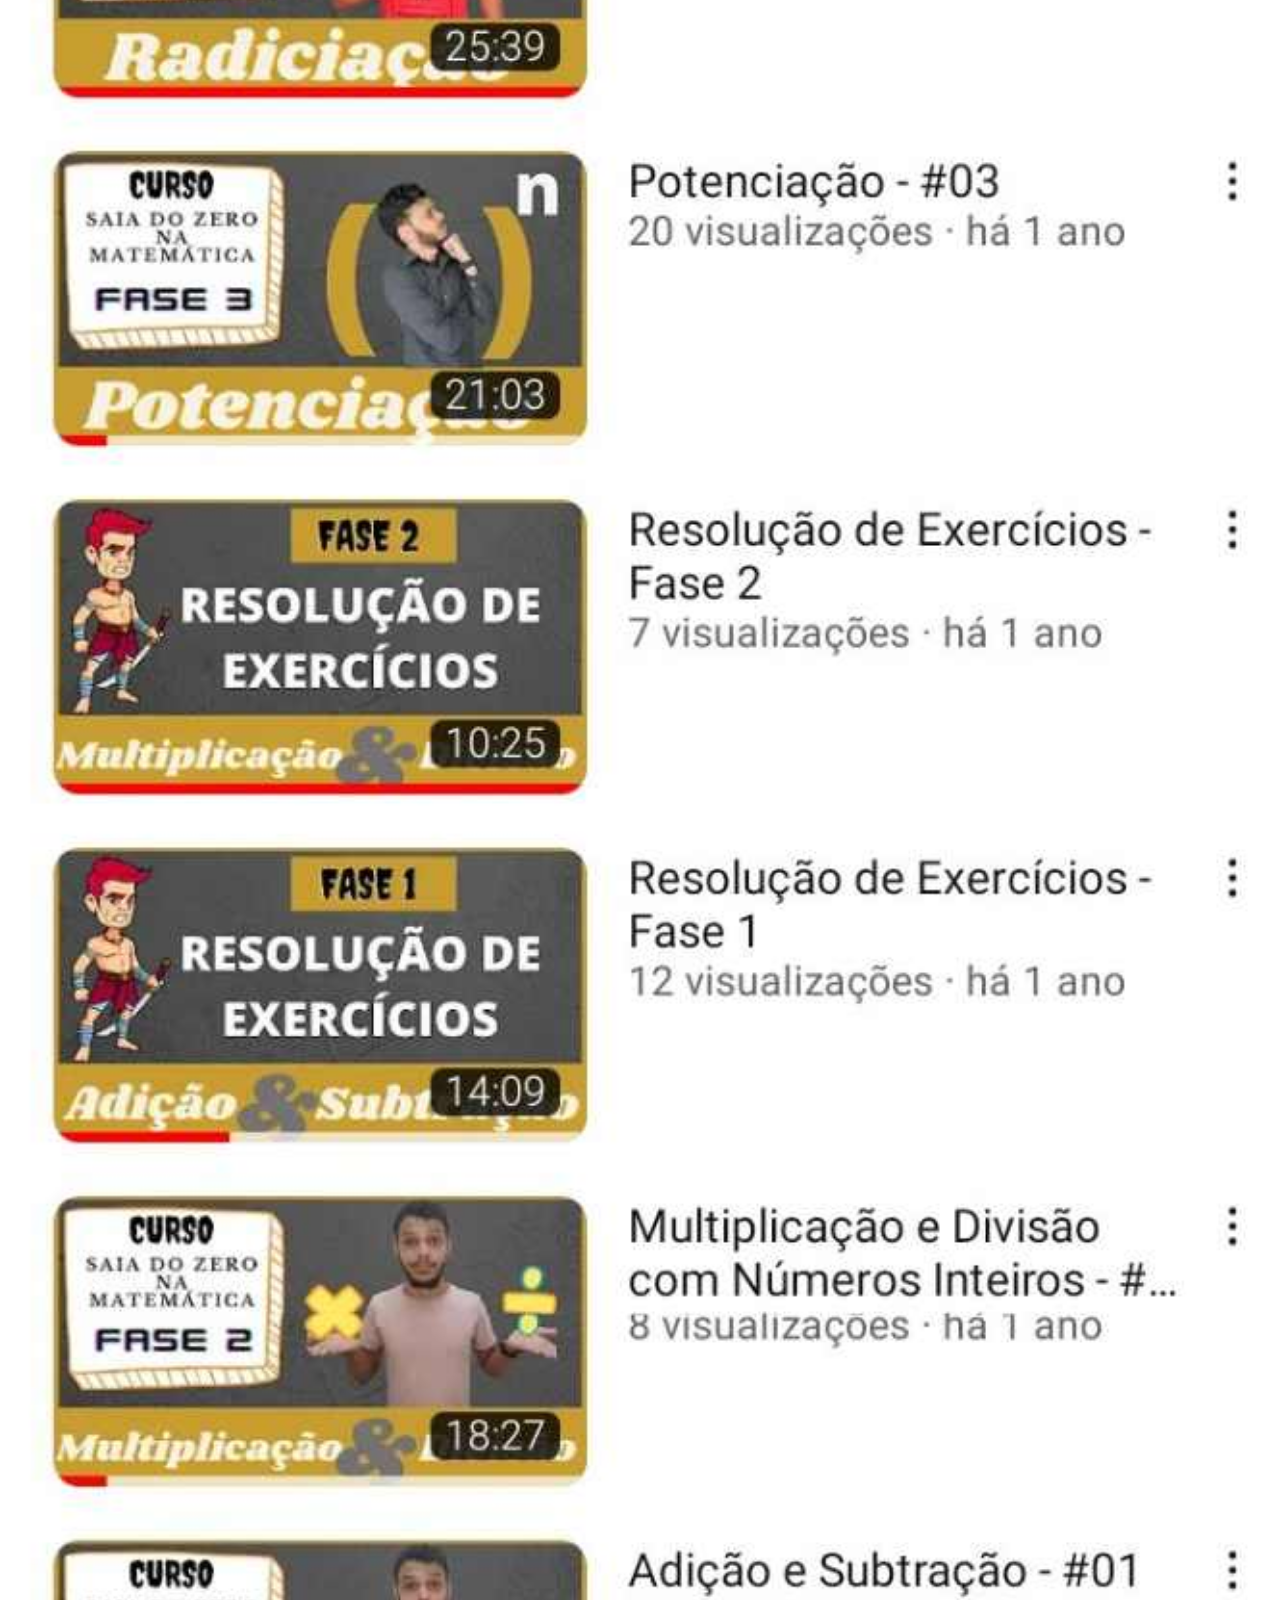
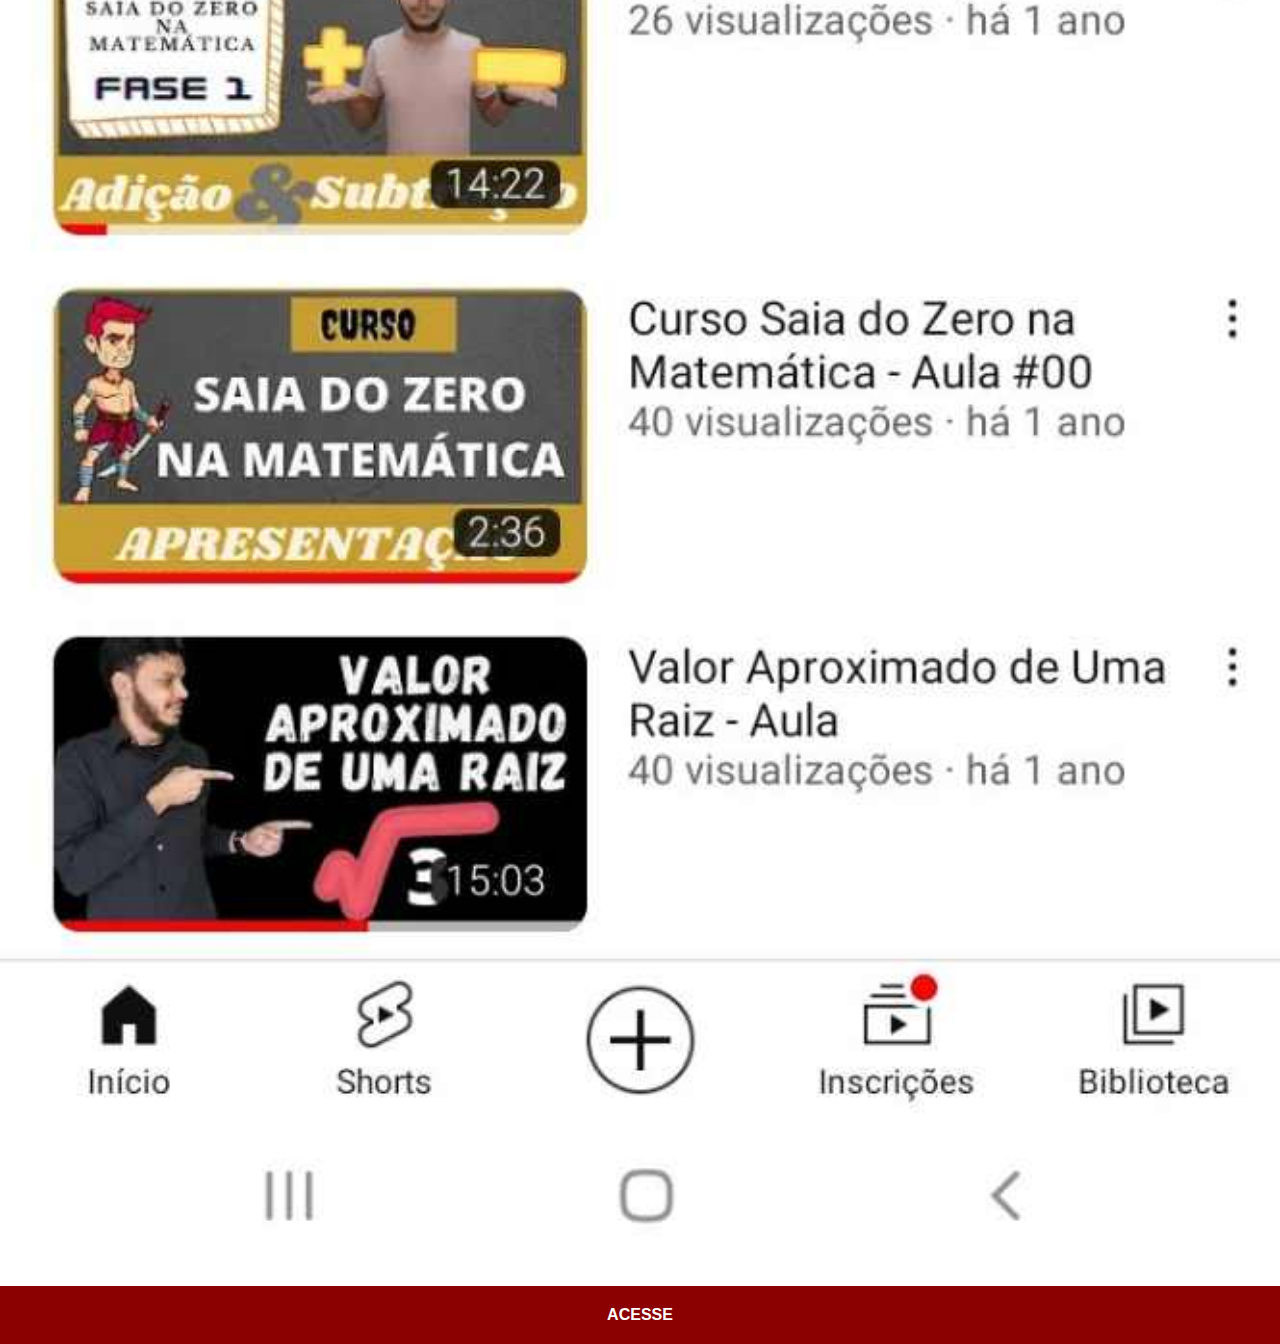
<file: youtube.html>
<!DOCTYPE html>
<html lang="pt-br">
<head>
    <meta charset="UTF-8">
    <meta http-equiv="X-UA-Compatible" content="IE=edge">
    <meta name="viewport" content="width=device-width, initial-scale=1.0">
    <title>YouTube</title>
    <link rel="stylesheet" href="estilos/sociais.css">

</head>
<body>
    <img src="imagens/youtube-tela.jpg" alt="youtube">
    <a href="https://www.youtube.com/@CursoemVideo" target="_blank">ACESSE</a>
</body>
</html>
</file>
<file: estilos/style.css>
@charset "UTF-08";

* {
    margin: 0px;
    padding: 0px;
    font-family: Arial, Helvetica, sans-serif;
}

html, body {
    height: 100vh;
    width: 100vw;
    background-color: black;
}

body {
    background-image: url(../imagens/fundo-madeira.jpg);
    background-position: top center;
    background-repeat: no-repeat;
    background-size: cover;
    background-attachment: fixed;
}

main {
    height: 100vh;
    position: relative;
    
}

section#telefone {
    position: absolute;
    top: 50%;
    left: 50%;
    transform: translate(-50%,-50%);

    height: 627px;
    width: 311px;
    background-image: url(../imagens/frame-iphone.png);
    background-repeat: no-repeat;
    background-position: center center;

}

iframe#tela {
    position: relative;
    top: 80px;
    left: 22px;
    width: 267px;
    height: 471px;
}

section#sociais {
    text-align: right;
}

section#sociais img {
    width: 50px;
    margin: 10px;
    border-radius: 50%;
    box-shadow: 2px 2px 5px rgba(0, 0, 0, 0.418);
    box-sizing: border-box;
}

section#sociais img:hover {
    border: 2px solid rgba(255, 255, 255, 0.589);
    transform: translate(-3px, -3px);
    box-shadow: 5px 5px 10px rgba(0, 0, 0, 0.527);
    transition: transform 0.3s;
}
</file>
<file: estilos/sociais.css>
@charset "UTF-08";

* {
    margin: 0px;
    padding: 0px;
    font-family: Arial, Helvetica, sans-serif;
}

::-webkit-scrollbar {
    width: 0px;
    height: 0px;
}

img {
    width: 100vw;
}

a {
    display: block;
    background-color: darkred;
    color: white;
    padding: 20px;
    text-align: center;
    font-weight: bolder;
    text-decoration: none;
}

a:hover {
    background-color: red;
}
</file>
